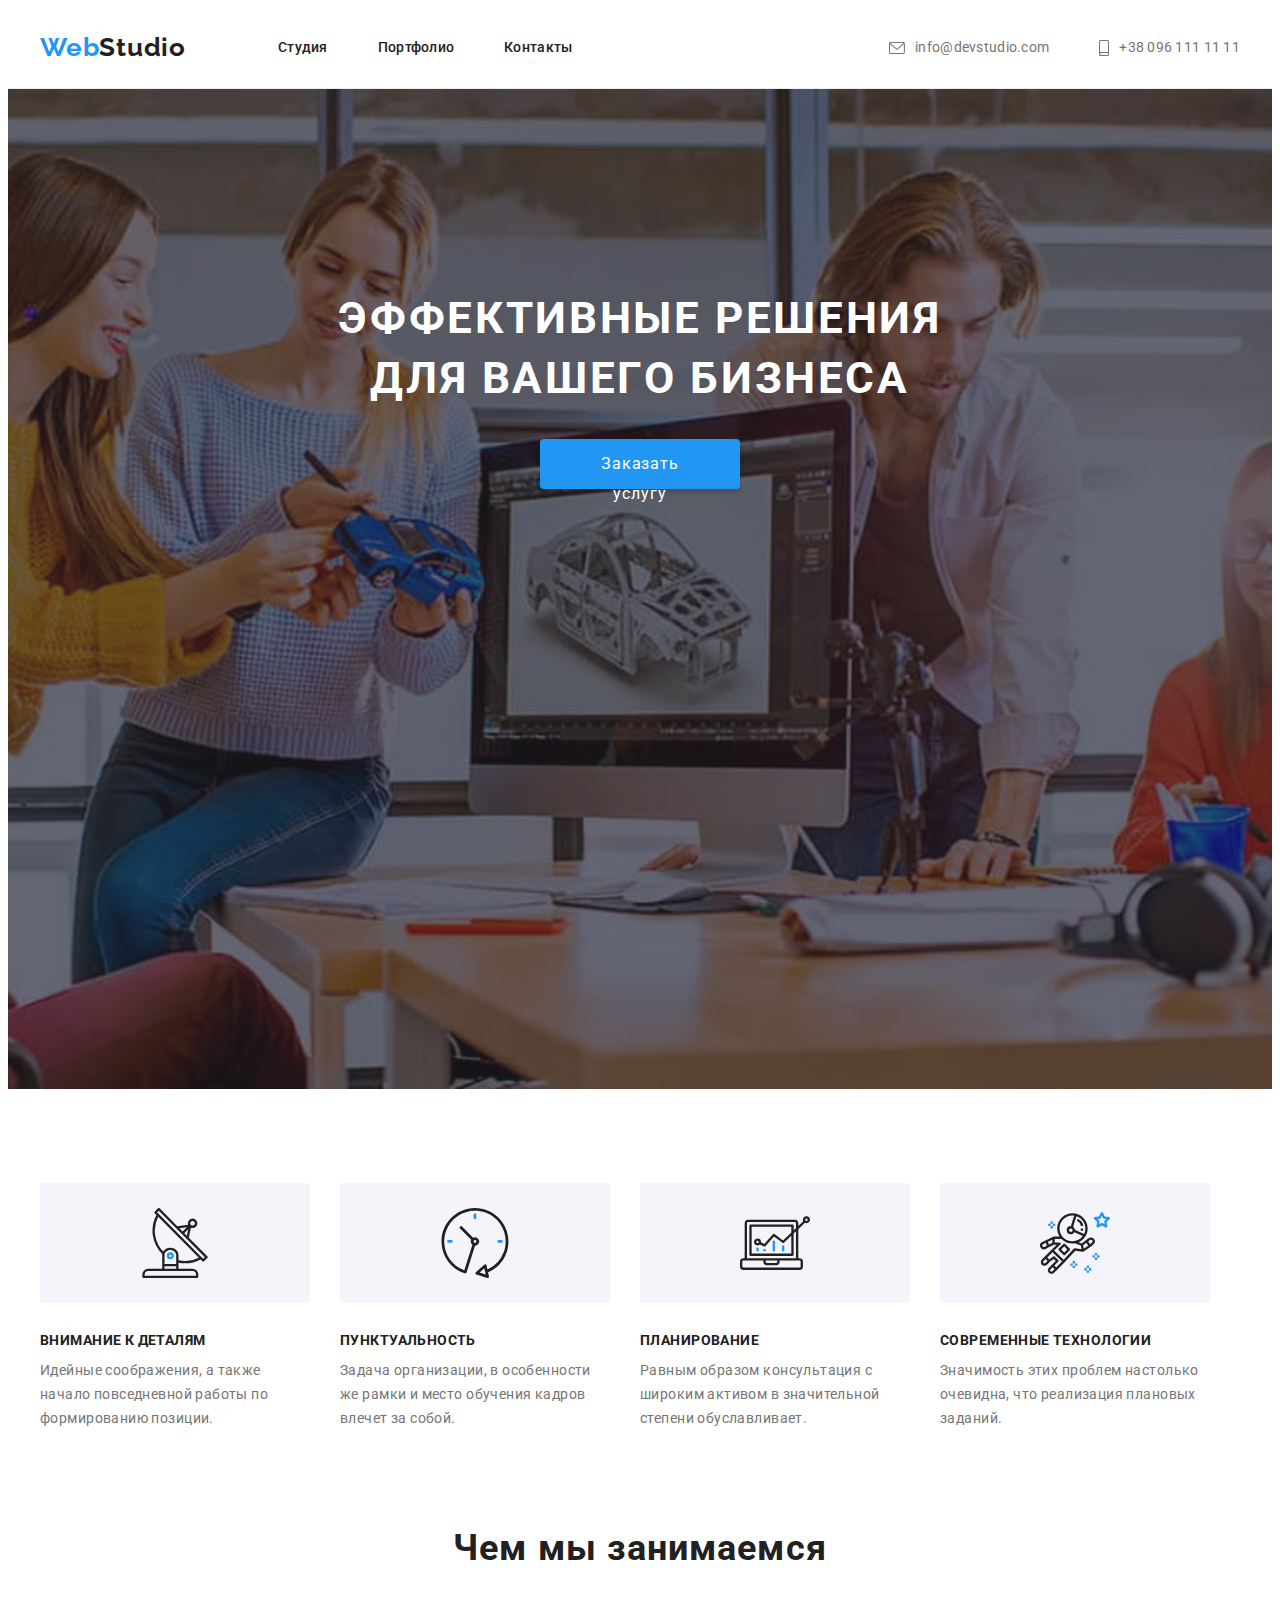
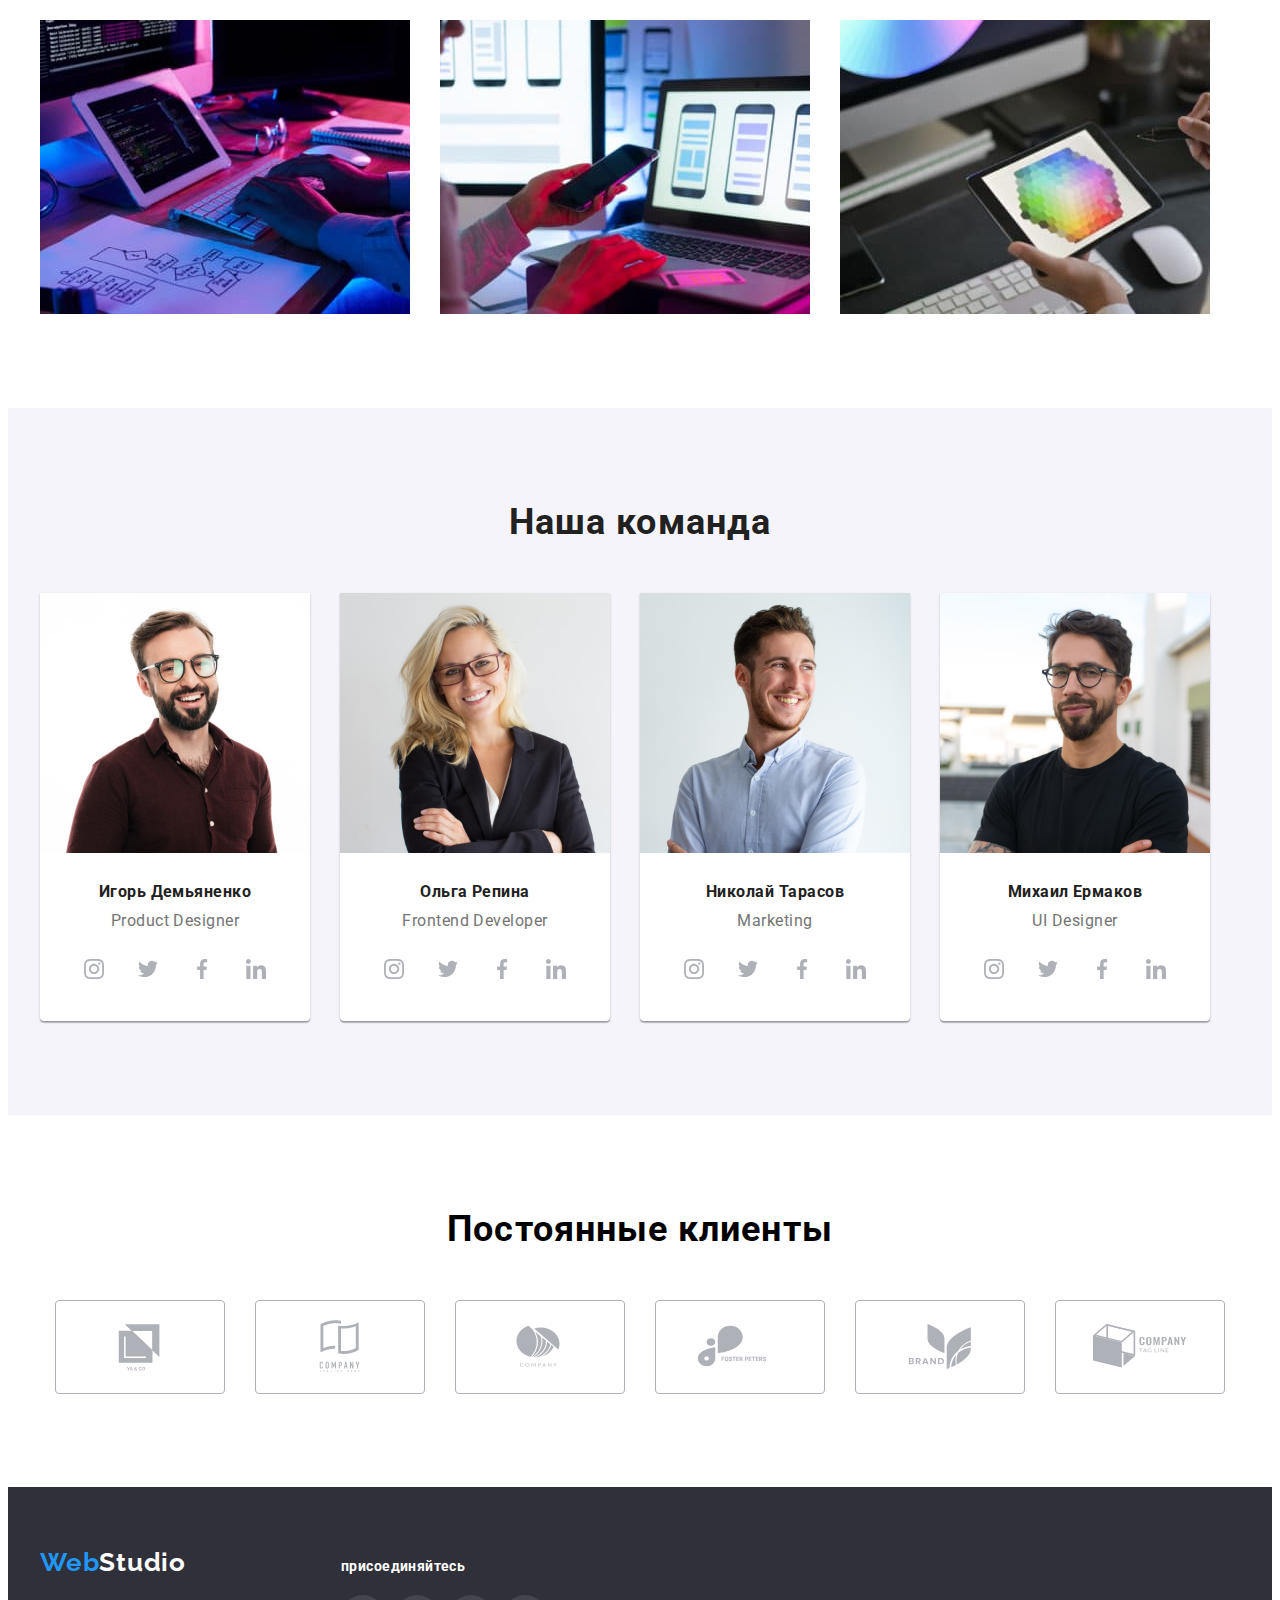
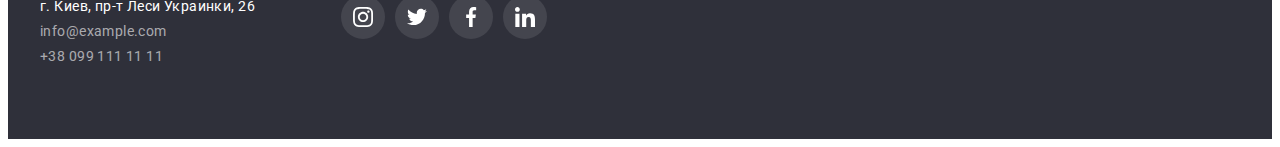
<file: index.html>
<!DOCTYPE html>
<html lang="ru">
  <head>
    <meta charset="UTF-8" />
    <meta http-equiv="X-UA-Compatible" content="IE=edge" />
    <meta name="viewport" content="width=device-width, initial-scale=1.0" />
    <title>Goit.ua</title>
    <link rel="preconnect" href="https://fonts.googleapis.com" />
    <link rel="preconnect" href="https://fonts.gstatic.com" crossorigin />
    <link
      href="https://fonts.googleapis.com/css2?family=Raleway:wght@700&family=Roboto:wght@400;500;700;900&display=swap"
      rel="stylesheet"
    />
    <link
      rel="stylesheet"
      href="https://cdnjs.cloudflare.com/ajax/libs/modern-normalize/1.1.0/modern-normalize.min.css"
      integrity="sha512-wpPYUAdjBVSE4KJnH1VR1HeZfpl1ub8YT/NKx4PuQ5NmX2tKuGu6U/JRp5y+Y8XG2tV+wKQpNHVUX03MfMFn9Q=="
      crossorigin="anonymous"
      referrerpolicy="no-referrer"
    />
    <link rel="stylesheet" href="./css/style.css" />
  </head>
  <body>
    <!--Шапка-->
    <header class="header">
      <div class="container main-nav">
        <a class="header-logo link" href="/">Web<span class="header-logo-sudio">Studio</span> </a>
        <nav class="header-nav">
          <ul class="header-list list">
            <li class="header-item">
              <a class="header-link link" href="./portfolio.html">Студия</a>
            </li>
            <li class="header-item">
              <a class="header-link link" href="./portfolio.html">Портфолио</a>
            </li>
            <li class="header-item">
              <a class="header-link link" href="">Контакты</a>
            </li>
          </ul>
        </nav>
        <ul class="header-list-address list">
          <li class="header-item">
            <a class="header-address link" href="mailto:info@devstudio.com">
              <svg class="header-address-icon" width="16" height="12">
                <use href="./img/icons.svg#icon-envelope"></use>
              </svg>
              info@devstudio.com</a
            >
          </li>
          <li class="header-item">
            <a class="header-address link" href="tel:0961111111">
              <svg class="header-address-icon" width="10" height="16">
                <use href="./img/icons.svg#icon-smartphone"></use>
              </svg>

              +38 096 111 11 11</a
            >
          </li>
        </ul>
      </div>
    </header>
    <!--Основаня информация-->
    <main>
      <section class="hero">
        <div class="container">
          <h1 class="hero-title">Эффективные решения для вашего бизнеса</h1>
          <button class="hero-btn" type="button">Заказать услугу</button>
        </div>
      </section>
      <!--Правила работы-->
      <section class="about">
        <div class="container">
          <h2 class="about-title visually-hidden">Правила работы</h2>
          <ul class="list about-item">
            <li class="about-list icon-antenna">
              <h3 class="about-title">Внимание к деталям</h3>
              <p class="about-text">
                Идейные соображения, а также начало повседневной работы по формированию позиции.
              </p>
            </li>
            <li class="about-list icon-clock">
              <h3 class="about-title">Пунктуальность</h3>
              <p class="about-text">
                Задача организации, в особенности же рамки и место обучения кадров влечет за собой.
              </p>
            </li>
            <li class="about-list icon-diagram">
              <h3 class="about-title">Планирование</h3>
              <p class="about-text">
                Равным образом консультация с широким активом в значительной степени обуславливает.
              </p>
            </li>
            <li class="about-list icon-astronaut">
              <h3 class="about-title">Современные технологии</h3>
              <p class="about-text">
                Значимость этих проблем настолько очевидна, что реализация плановых заданий.
              </p>
            </li>
          </ul>
        </div>
      </section>
      <!--Чем мы занимаемся-->
      <section class="work">
        <div class="container">
          <h2 class="work work-title">Чем мы занимаемся</h2>
          <ul class="list work-list">
            <li class="work-item">
              <img src="./img/img.6.jpg" alt="Работа-с-компьютерами" width="370" />
            </li>
            <li class="work-item">
              <img src="./img/img.4.jpg" alt="Работа-с-мобильными" width="370" />
            </li>
            <li class="work-item">
              <img src="./img/img.5.jpg" alt="Работа-с-планшетами" width="370" />
            </li>
          </ul>
        </div>
      </section>
      <!--Наша команда-->
      <section class="team">
        <div class="container">
          <h2 class="work-title">Наша команда</h2>
          <ul class="list team-list">
            <li class="team-item">
              <img class="img" src="./img/img.2.jpg" alt="Первый-сотрудник" width="270" />
              <h3 class="about-team">Игорь Демьяненко</h3>
              <p class="about-text-team">Product Designer</p>
              <div class="masters-social-div">
                <ul class="list masters-social-item">
                  <li class="masters-social-list">
                    <a href="" class="masters-social-link">
                      <svg class="masters-social-icon">
                        <use href="./img/icons.svg#icon-instagram"></use>
                      </svg>
                    </a>
                  </li>
                  <li class="masters-social-list">
                    <a href="" class="masters-social-link">
                      <svg class="masters-social-icon">
                        <use href="./img/icons.svg#icon-twitter"></use>
                      </svg>
                    </a>
                  </li>
                  <li class="masters-social-list">
                    <a href="" class="masters-social-link">
                      <svg class="masters-social-icon">
                        <use href="./img/icons.svg#icon-facebook"></use>
                      </svg>
                    </a>
                  </li>
                  <li class="masters-social-list">
                    <a href="" class="masters-social-link">
                      <svg class="masters-social-icon">
                        <use href="./img/icons.svg#icon-linkedin"></use>
                      </svg>
                    </a>
                  </li>
                </ul>
              </div>
            </li>
            <li class="team-item">
              <img class="img" src="./img/img.3.jpg" alt="Второй-сотрудник" width="270" />
              <h3 class="about-team">Ольга Репина</h3>
              <p class="about-text-team">Frontend Developer</p>
              <div class="masters-social-div">
                <ul class="list masters-social-item">
                  <li class="masters-social-list">
                    <a href="" class="masters-social-link">
                      <svg class="masters-social-icon">
                        <use href="./img/icons.svg#icon-instagram"></use>
                      </svg>
                    </a>
                  </li>
                  <li class="masters-social-list">
                    <a href="" class="masters-social-link">
                      <svg class="masters-social-icon">
                        <use href="./img/icons.svg#icon-twitter"></use>
                      </svg>
                    </a>
                  </li>
                  <li class="masters-social-list">
                    <a href="" class="masters-social-link">
                      <svg class="masters-social-icon">
                        <use href="./img/icons.svg#icon-facebook"></use>
                      </svg>
                    </a>
                  </li>
                  <li class="masters-social-list">
                    <a href="" class="masters-social-link">
                      <svg class="masters-social-icon">
                        <use href="./img/icons.svg#icon-linkedin"></use>
                      </svg>
                    </a>
                  </li>
                </ul>
              </div>
            </li>
            <li class="team-item">
              <img class="img" src="./img/img.1.jpg" alt="Третий-сотрудник" width="270" />
              <h3 class="about-team">Николай Тарасов</h3>
              <p class="about-text-team">Marketing</p>
              <div class="masters-social-div">
                <ul class="list masters-social-item">
                  <li class="masters-social-list">
                    <a href="" class="masters-social-link">
                      <svg class="masters-social-icon">
                        <use href="./img/icons.svg#icon-instagram"></use>
                      </svg>
                    </a>
                  </li>
                  <li class="masters-social-list">
                    <a href="" class="masters-social-link">
                      <svg class="masters-social-icon">
                        <use href="./img/icons.svg#icon-twitter"></use>
                      </svg>
                    </a>
                  </li>
                  <li class="masters-social-list">
                    <a href="" class="masters-social-link">
                      <svg class="masters-social-icon">
                        <use href="./img/icons.svg#icon-facebook"></use>
                      </svg>
                    </a>
                  </li>
                  <li class="masters-social-list">
                    <a href="" class="masters-social-link">
                      <svg class="masters-social-icon">
                        <use href="./img/icons.svg#icon-linkedin"></use>
                      </svg>
                    </a>
                  </li>
                </ul>
              </div>
            </li>
            <li class="team-item">
              <img class="img" src="./img/img..jpg" alt="Четвёрдый-сотрудник" width="270" />
              <h3 class="about-team">Михаил Ермаков</h3>
              <p class="about-text-team">UI Designer</p>
              <div class="masters-social-div">
                <ul class="list masters-social-item">
                  <li class="masters-social-list">
                    <a href="" class="masters-social-link">
                      <svg class="masters-social-icon">
                        <use href="./img/icons.svg#icon-instagram"></use>
                      </svg>
                    </a>
                  </li>
                  <li class="masters-social-list">
                    <a href="" class="masters-social-link">
                      <svg class="masters-social-icon">
                        <use href="./img/icons.svg#icon-twitter"></use>
                      </svg>
                    </a>
                  </li>
                  <li class="masters-social-list">
                    <a href="" class="masters-social-link">
                      <svg class="masters-social-icon">
                        <use href="./img/icons.svg#icon-facebook"></use>
                      </svg>
                    </a>
                  </li>
                  <li class="masters-social-list">
                    <a href="" class="masters-social-link">
                      <svg class="masters-social-icon">
                        <use href="./img/icons.svg#icon-linkedin"></use>
                      </svg>
                    </a>
                  </li>
                </ul>
              </div>
            </li>
          </ul>
        </div>
      </section>
      <!-- Постоянные клиенты -->
      <section class="clients">
        <div class="container">
          <h2 class="clients-title">Постоянные клиенты</h2>
          <ul class="clients-list list">
            <li class="clients-item">
              <a href="" class="clients-link">
                <svg class="clients-icon" width="106" height="60">
                  <use href="./img/icons.svg#icon-yaco"></use>
                </svg>
              </a>
            </li>
            <li class="clients-item">
              <a href="" class="clients-link">
                <svg class="clients-icon" width="106" height="60">
                  <use href="./img/icons.svg#icon-taglinehere"></use>
                </svg>
              </a>
            </li>
            <li class="clients-item">
              <a href="" class="clients-link">
                <svg class="clients-icon" width="106" height="60">
                  <use href="./img/icons.svg#icon-company"></use>
                </svg>
              </a>
            </li>
            <li class="clients-item">
              <a href="" class="clients-link">
                <svg class="clients-icon" width="106" height="60">
                  <use href="./img/icons.svg#icon-fosterpeters"></use>
                </svg>
              </a>
            </li>
            <li class="clients-item">
              <a href="" class="clients-link">
                <svg class="clients-icon" width="106" height="60">
                  <use href="./img/icons.svg#icon-brand"></use>
                </svg>
              </a>
            </li>
            <li class="clients-item">
              <a href="" class="clients-link">
                <svg class="clients-icon" width="106" height="60">
                  <use href="./img/icons.svg#icon-tagline"></use>
                </svg>
              </a>
            </li>
          </ul>
        </div>
      </section>
    </main>
    <!--Футер-->
    <footer class="footer">
      <div class="container footer-nav">
        <div class="address-nav">
          <a class="footer-logo link" href="">Web<span class="footer-logo-sudio">Studio</span></a>
          <address class="address">
            <ul class="list addres-list">
              <li class="address-item">
                <a
                  class="link address-footer"
                  href="https://www.google.com.ua/maps/place/%D0%B1%D1%83%D0%BB.+%D0%9B%D0%B5%D1%81%D0%B8+%D0%A3%D0%BA%D1%80%D0%B0%D0%B8%D0%BD%D0%BA%D0%B8,+26,+%D0%9A%D0%B8%D0%B5%D0%B2,+02000/@50.4265807,30.5361971,17z/data=!3m1!4b1!4m5!3m4!1s0x40d4cf0e033ecbe9:0x57a4dffefec77da0!8m2!3d50.4265807!4d30.5383859?hl=ru"
                  title="Гугл карты"
                  >г. Киев, пр-т Леси Украинки, 26</a
                >
              </li>
              <li class="address-item">
                <a class="link footer-address" href="mailto:info@example.com">info@example.com</a>
              </li>
              <li class="address-item">
                <a class="link footer-address" href="tel:+380991111111">+38 099 111 11 11</a>
              </li>
            </ul>
          </address>
        </div>
        <div class="footer-div">
          <h3 class="footer-title-icon">присоединяйтесь</h3>
          <div class="footer-icon-div">
            <ul class="list footer-list-icon">
              <li class="footer-item-icon">
                <a class="footer-link-icon" href="">
                  <svg class="footer-icon" width="20" height="20">
                    <use href="./img/icons.svg#icon-instagram"></use>
                  </svg>
                </a>
              </li>
              <li class="footer-item-icon">
                <a class="footer-link-icon" href="">
                  <svg class="footer-icon" width="20" height="20">
                    <use href="./img/icons.svg#icon-twitter"></use>
                  </svg>
                </a>
              </li>
              <li class="footer-item-icon">
                <a class="footer-link-icon" href="">
                  <svg class="footer-icon" width="20" height="20">
                    <use href="./img/icons.svg#icon-facebook"></use>
                  </svg>
                </a>
              </li>
              <li class="footer-item-icon">
                <a class="footer-link-icon" href="">
                  <svg class="footer-icon" width="20" height="20">
                    <use href="./img/icons.svg#icon-linkedin"></use>
                  </svg>
                </a>
              </li>
            </ul>
          </div>
        </div>
      </div>
    </footer>
  </body>
</html>
</file>
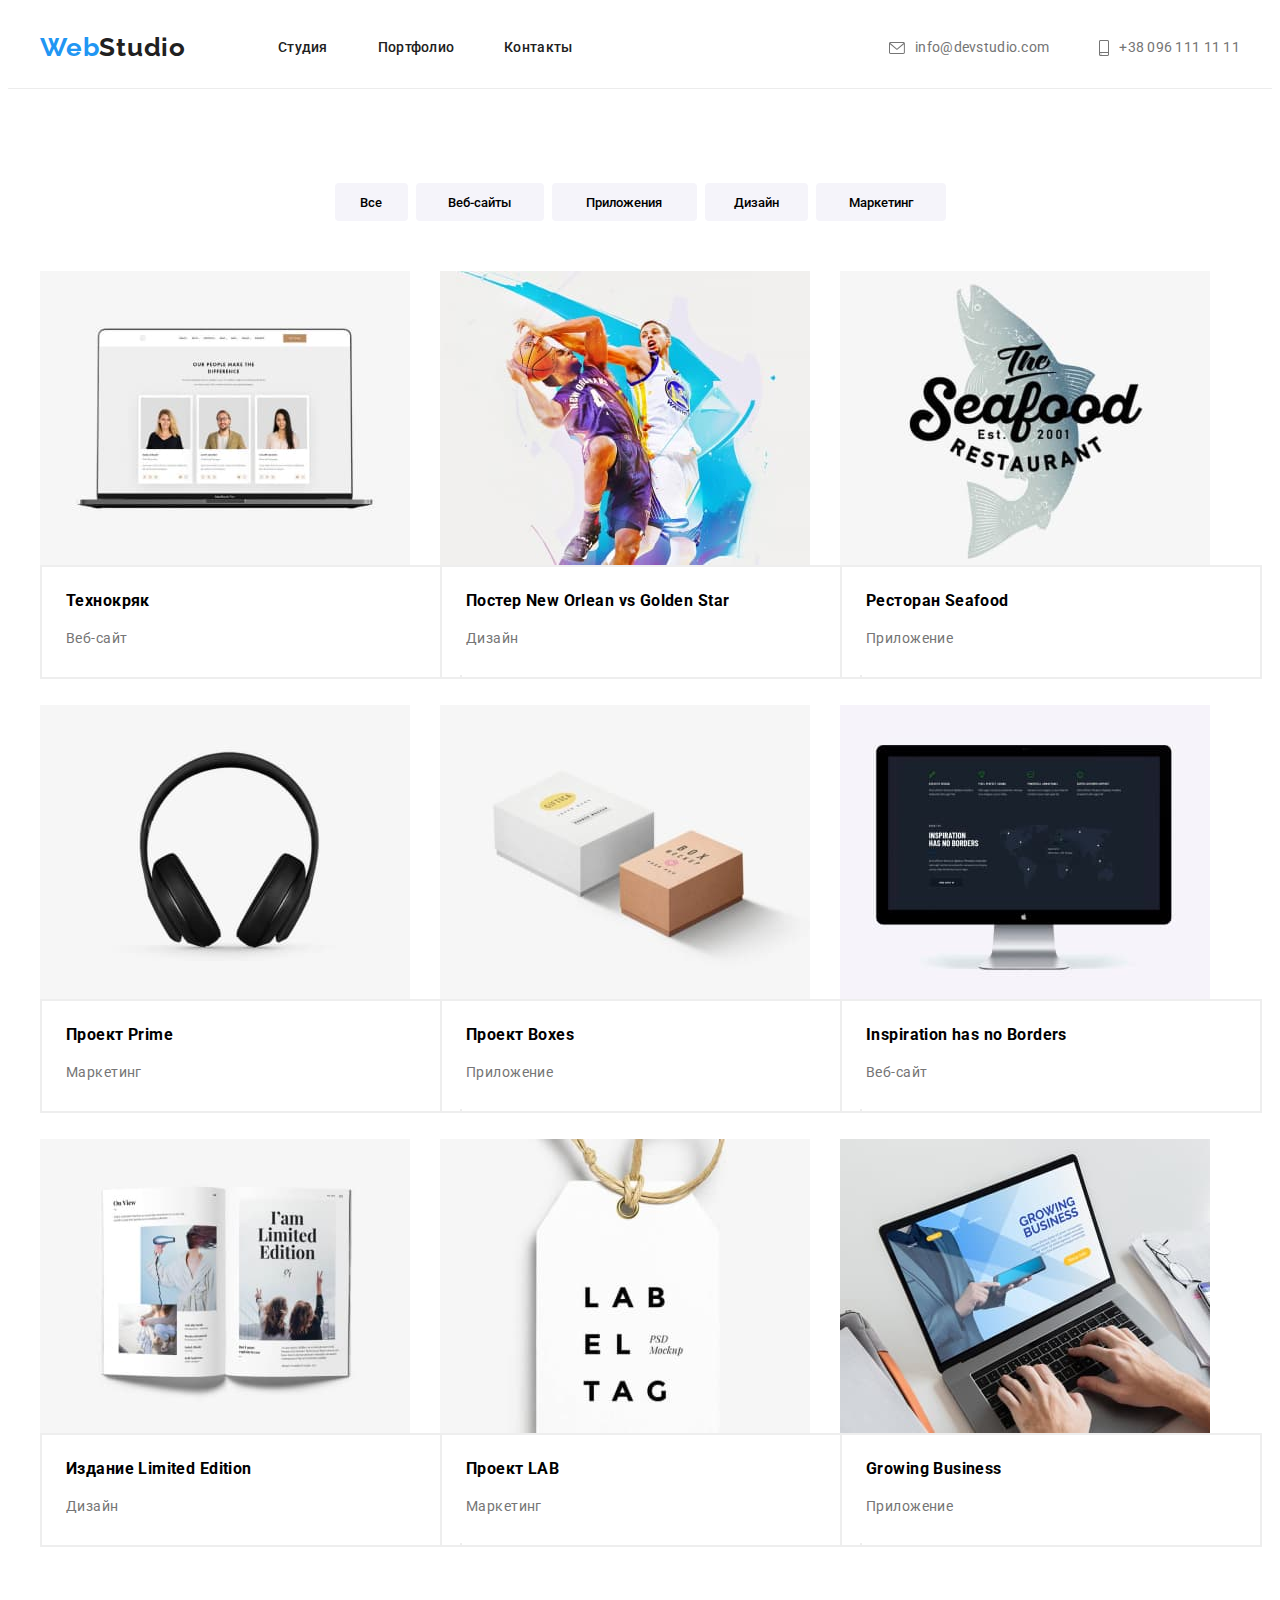
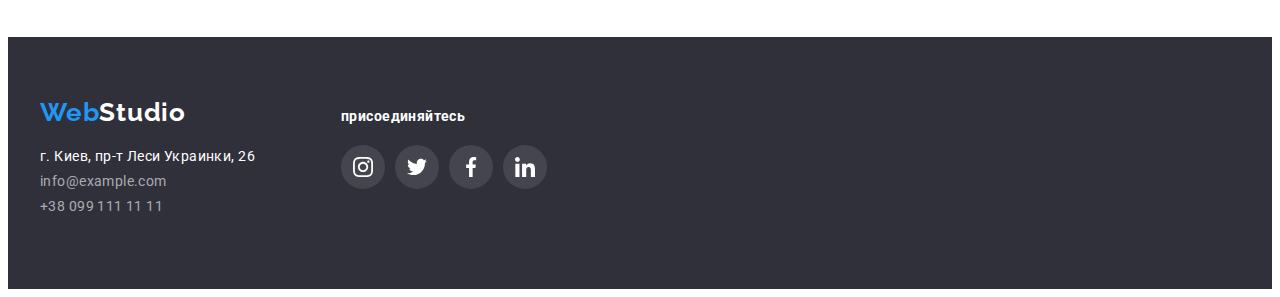
<file: portfolio.html>
<!DOCTYPE html>
<html lang="ru">
  <head>
    <meta charset="UTF-8" />
    <meta http-equiv="X-UA-Compatible" content="IE=edge" />
    <meta name="viewport" content="width=device-width, initial-scale=1.0" />
    <title>Goit.ua</title>
    <link rel="preconnect" href="https://fonts.googleapis.com" />
    <link rel="preconnect" href="https://fonts.gstatic.com" crossorigin />
    <link
      href="https://fonts.googleapis.com/css2?family=Raleway:wght@700&family=Roboto:wght@400;500;700;900&display=swap"
      rel="stylesheet"
    />
    <link
      rel="stylesheet"
      href="https://cdnjs.cloudflare.com/ajax/libs/modern-normalize/1.1.0/modern-normalize.min.css"
      integrity="sha512-wpPYUAdjBVSE4KJnH1VR1HeZfpl1ub8YT/NKx4PuQ5NmX2tKuGu6U/JRp5y+Y8XG2tV+wKQpNHVUX03MfMFn9Q=="
      crossorigin="anonymous"
      referrerpolicy="no-referrer"
    />
    <link rel="stylesheet" href="./css/style.css" />
  </head>
  <body>
    <!--Шапка-->
    <header class="header">
      <div class="container main-nav">
        <a class="header-logo link" href="/">Web<span class="header-logo-sudio">Studio</span> </a>
        <nav class="header-nav">
          <ul class="header-list list">
            <li class="header-item">
              <a class="header-link link" href="./index.html">Студия</a>
            </li>
            <li class="header-item">
              <a class="header-link link" href="./index.html">Портфолио</a>
            </li>
            <li class="header-item">
              <a class="header-link link" href="">Контакты</a>
            </li>
          </ul>
        </nav>
        <ul class="header-list-address list">
          <li class="header-item">
            <a class="header-address link" href="mailto:info@devstudio.com">
              <svg class="header-address-icon" width="16" height="12">
                <use href="./img/icons.svg#icon-envelope"></use>
              </svg>
              info@devstudio.com</a
            >
          </li>
          <li class="header-item">
            <a class="header-address link" href="tel:0961111111">
              <svg class="header-address-icon" width="10" height="16">
                <use href="./img/icons.svg#icon-smartphone"></use>
              </svg>
              +38 096 111 11 11</a
            >
          </li>
        </ul>
      </div>
    </header>
    <!--Основная информация-->
    <main class="main">
      <div class="container">
        <div class="only-button">
          <h1 class="main-title visually-hidden">Выбор услуг</h1>
          <ul class="list main-list">
            <li class="main-item">
              <button class="main-button btn-first" type="button">Все</button>
            </li>
            <li class="main-item">
              <button class="main-button btn-second" type="button">Веб-сайты</button>
            </li>
            <li class="main-item">
              <button class="main-button btn-third" type="button">Приложения</button>
            </li>
            <li class="main-item">
              <button class="main-button btn-fourth" type="button">Дизайн</button>
            </li>
            <li class="main-item">
              <button class="main-button btn-fifth" type="button">Маркетинг</button>
            </li>
          </ul>
        </div>
      </div>
      <!--Примеры работ-->
      <div class="container">
        <div class="examples">
          <h2 class="examples-title visually-hidden">Примеры работ</h2>
          <ul class="list examples-list">
            <li class="examples-item">
              <img class="picture" src="./img/img1.jpg" alt="Ноутбук-с-сайтом" width="370" />
              <div class="examples-item-div">
                <h3 class="about-title-list">Технокряк</h3>
                <p class="about-text-list">Веб-сайт</p>
              </div>
            </li>
            <li class="examples-item">
              <img class="picture" src="./img/img2.jpg" alt="Баскетболисты" width="370" />
              <div class="examples-item-div">
                <h3 class="about-title-list">Постер New Orlean vs Golden Star</h3>
                <p class="about-text-list">Дизайн</p>
              </div>
            </li>
            <li class="examples-item">
              <img class="picture" src="./img/img3.jpg" alt="Название-ресторана" width="370" />
              <div class="examples-item-div">
                <h3 class="about-title-list">Ресторан Seafood</h3>
                <p class="about-text-list">Приложение</p>
              </div>
            </li>
            <li class="examples-item">
              <img class="picture" src="./img/img4.jpg" alt="Наушники" width="370" />
              <div class="examples-item-div">
                <h3 class="about-title-list">Проект Prime</h3>
                <p class="about-text-list">Маркетинг</p>
              </div>
            </li>
            <li class="examples-item">
              <img class="picture" src="./img/img5.jpg" alt="Боксы" width="370" />
              <div class="examples-item-div">
                <h3 class="about-title-list">Проект Boxes</h3>
                <p class="about-text-list">Приложение</p>
              </div>
            </li>
            <li class="examples-item">
              <img class="picture" src="./img/img6.jpg" alt="Монитор-компьюетра" width="370" />
              <div class="examples-item-div">
                <h3 class="about-title-list">Inspiration has no Borders</h3>
                <p class="about-text-list">Веб-сайт</p>
              </div>
            </li>
            <li class="examples-item">
              <img class="picture" src="./img/img7.jpg" alt="Книга" width="370" />
              <div class="examples-item-div">
                <h3 class="about-title-list">Издание Limited Edition</h3>
                <p class="about-text-list">Дизайн</p>
              </div>
            </li>
            <li class="examples-item">
              <img class="picture" src="./img/img8.jpg" alt="Проект-Лаб" width="370" />
              <div class="examples-item-div">
                <h3 class="about-title-list">Проект LAB</h3>
                <p class="about-text-list">Маркетинг</p>
              </div>
            </li>
            <li class="examples-item">
              <img class="picture" src="./img/img9.jpg" alt="Ноутбук" width="370" />
              <div class="examples-item-div">
                <h3 class="about-title-list">Growing Business</h3>
                <p class="about-text-list">Приложение</p>
              </div>
            </li>
          </ul>
        </div>
      </div>
    </main>

    <!--Футер-->
    <footer class="footer">
      <div class="container footer-nav">
        <div class="address-nav">
          <a class="footer-logo link" href="">Web<span class="footer-logo-sudio">Studio</span></a>
          <address class="address">
            <ul class="list addres-list">
              <li class="address-item">
                <a
                  class="link address-footer"
                  href="https://www.google.com.ua/maps/place/%D0%B1%D1%83%D0%BB.+%D0%9B%D0%B5%D1%81%D0%B8+%D0%A3%D0%BA%D1%80%D0%B0%D0%B8%D0%BD%D0%BA%D0%B8,+26,+%D0%9A%D0%B8%D0%B5%D0%B2,+02000/@50.4265807,30.5361971,17z/data=!3m1!4b1!4m5!3m4!1s0x40d4cf0e033ecbe9:0x57a4dffefec77da0!8m2!3d50.4265807!4d30.5383859?hl=ru"
                  title="Гугл карты"
                  >г. Киев, пр-т Леси Украинки, 26</a
                >
              </li>
              <li class="address-item">
                <a class="link footer-address" href="mailto:info@example.com">info@example.com</a>
              </li>
              <li class="address-item">
                <a class="link footer-address" href="tel:+380991111111">+38 099 111 11 11</a>
              </li>
            </ul>
          </address>
        </div>
        <div class="footer-div">
          <h3 class="footer-title-icon">присоединяйтесь</h3>
          <div class="footer-icon-div">
            <ul class="list footer-list-icon">
              <li class="footer-item-icon">
                <a class="footer-link-icon" href="">
                  <svg class="footer-icon" width="20" height="20">
                    <use href="./img/icons.svg#icon-instagram"></use>
                  </svg>
                </a>
              </li>
              <li class="footer-item-icon">
                <a class="footer-link-icon" href="">
                  <svg class="footer-icon" width="20" height="20">
                    <use href="./img/icons.svg#icon-twitter"></use>
                  </svg>
                </a>
              </li>
              <li class="footer-item-icon">
                <a class="footer-link-icon" href="">
                  <svg class="footer-icon" width="20" height="20">
                    <use href="./img/icons.svg#icon-facebook"></use>
                  </svg>
                </a>
              </li>
              <li class="footer-item-icon">
                <a class="footer-link-icon" href="">
                  <svg class="footer-icon" width="20" height="20">
                    <use href="./img/icons.svg#icon-linkedin"></use>
                  </svg>
                </a>
              </li>
            </ul>
          </div>
        </div>
      </div>
    </footer>
  </body>
</html>
</file>
<file: css/style.css>
:root {
  --accent-color: #2196f3;
  --heading-color: #212121;
  --main-color: #757575;
  --secondary-color: #ffffff;
}

P,
h1,
h2,
h3,
h4,
h5 {
  margin: 0;
}

ul {
  margin: 0;
  padding: 0;
}

img {
  display: block;
}

.container {
  width: 1200px;
  padding-left: 15px;
  padding-right: 15px;
  margin: 0 auto;
  /* outline: 2px solid red; */
}

body {
  font-family: 'Roboto', sans-serif;
  font-size: 14px;
  letter-spacing: 0.03em;
  background-color: var(--secondary-color);
}

.list {
  list-style: none;
}

.link {
  text-decoration: none;
}

/* Header */

.header {
  border-bottom: 1px solid #ececec;
}

.address {
  margin-top: 40px;
  display: block;
}

.main-nav {
  display: flex;
  align-items: center;
}

.header-list {
  display: flex;
}

.header-item:not(:last-child) {
  margin-right: 50px;
}

.header-logo {
  font-family: 'Raleway', sans-serif;
  font-style: normal;
  font-weight: bold;
  font-size: 26px;
  line-height: 1.19;
  letter-spacing: 0.03em;
  color: var(--accent-color);
  margin-right: 93px;
  padding-top: 24px;
  padding-bottom: 25px;
  width: 145px;
}

.header-item {
  display: flex;
  align-items: center;
  text-align: center;
  font-size: 14px;
  line-height: 1.14;
  letter-spacing: 0.02em;
  color: var(--heading-color);
}

.header-logo-sudio {
  color: var(--heading-color);
}

.header-link {
  display: block;
  padding-top: 32px;
  padding-bottom: 32px;
  font-weight: 500;
  color: var(--heading-color);
}

.header-link:hover,
.header-link:focus {
  color: var(--accent-color);
}

.header-list-address {
  display: flex;
  margin-left: auto;
}

.header-address .header-item + .header-item {
  margin-right: 50px;
}

.header-address {
  display: flex;
  color: var(--main-color);
  padding-top: 32px;
  padding-bottom: 32px;
  text-align: center;
  align-items: center;
}

.header-address:hover,
.header-address:focus {
  color: var(--accent-color);
}

.header-address-icon {
  margin-right: 10px;
  fill: currentColor;
}

/* Hero */

.hero {
  background-color: rgba(47, 48, 58, 0.4);
  padding-top: 200px;
  padding-bottom: 200px;
  text-align: center;
  background-image: linear-gradient(rgba(47, 48, 58, 0.4), rgba(47, 48, 58, 0.4)),
    url(../img/img.hero.jpg);
  background-repeat: no-repeat;
  background-position: center;
  background-size: cover;
  max-width: 1600px;
  margin-left: auto;
  margin-right: auto;
  height: 600px;
}

.hero-title {
  font-size: 44px;
  line-height: 1.36;
  max-width: 696px;
  text-align: center;
  letter-spacing: 0.06em;
  text-transform: uppercase;
  color: var(--secondary-color);
  margin: 30px auto;
  height: 120px;
}
.hero-title {
  margin-top: 0;
}

.hero-btn {
  font-size: 16px;
  line-height: 1.87;
  display: inline-block;
  letter-spacing: 0.06em;
  font-family: inherit;
  color: var(--secondary-color);
  background-color: var(--accent-color);
  cursor: pointer;
  border-radius: 4px;
  box-shadow: 0px 4px 4px rgba(0, 0, 0, 0.15);
  min-width: 130px;
  padding: 10px 32px;
  border: transparent;
  width: 200px;
  height: 50px;
}

/* About */

.about {
  padding-top: 94px;
}

.visually-hidden {
  position: absolute;
  white-space: nowrap;
  width: 1px;
  height: 1px;
  overflow: hidden;
  border: 0;
  padding: 0;
  clip: rect(0 0 0 0);
  clip-path: inset(50%);
  margin: -1px;
}
.about-title {
  font-size: 14px;
  line-height: 1.14;
  letter-spacing: 0.03em;
  text-transform: uppercase;
  color: var(--heading-color);
  margin-bottom: 10px;
}

.about-item {
  display: flex;
}

.about-item .about-list:not(:last-child) {
  margin-right: 30px;
}

.about-list::before {
  content: '';
  display: block;
  margin-bottom: 30px;
  background-position: center;
  background-repeat: no-repeat;
  border-radius: 4px;
  height: 120px;
  background-color: #f5f4fa;
}

.icon-antenna::before {
  background-image: url(../img/antenna.svg);
}

.icon-clock::before {
  background-image: url(../img/clock.svg);
}

.icon-diagram::before {
  background-image: url(../img/diagram.svg);
}

.icon-astronaut::before {
  background-image: url(../img/astronaut.svg);
}

.about-text {
  font-size: 14px;
  line-height: 1.71;
  letter-spacing: 0.03em;
  color: var(--main-color);
  height: 75px;
  width: 270px;
}

.about-text-team {
  font-size: 16px;
  line-height: 1.18;
  text-align: center;
  letter-spacing: 0.03em;
  color: var(--main-color);
  margin-bottom: 16px;
  height: 19px;
}

/* Work */

.work {
  padding-top: 94px;
  padding-bottom: 94px;
  text-align: center;
}

.work-list {
  display: inline-block;
  display: flex;
}

.work-item:not(:last-child) {
  margin-right: 30px;
}

.work-title {
  font-family: inherit;
  font-size: 36px;
  line-height: 1.16;
  text-align: center;
  letter-spacing: 0.03em;
  color: var(--heading-color);
  padding: 0;
  margin-bottom: 50px;
}

/* Team */
.team {
  background-color: #f5f4fa;
  padding-top: 94px;
  padding-bottom: 94px;
}

.team-list {
  display: flex;
}

.team-item {
  background-color: var(--secondary-color);
  height: 428px;
  border-radius: 0 0 4px 4px;
  box-shadow: 0px 1px 3px rgba(0, 0, 0, 0.12), 0px 1px 1px rgba(0, 0, 0, 0.14),
    0px 2px 1px rgba(0, 0, 0, 0.2);
}

.team-item:not(:last-child) {
  margin-right: 30px;
}

.about-team {
  font-family: inherit;
  font-size: 16px;
  line-height: 1.18;
  text-align: center;
  letter-spacing: 0.03em;
  color: var(--heading-color);
  margin-top: 30px;
  margin-bottom: 10px;
  height: 19px;
  width: 270px;
}

.masters-social-item {
  display: flex;
  justify-content: center;
}

.masters-social-icon {
  width: 20px;
  height: 20px;
}

.masters-social-list + .masters-social-list {
  margin-left: 10px;
}

.masters-social-icon {
  fill: currentColor;
}

/* .masters-social-icon:hover,
.masters-social-icon:focus {
  fill: var(--secondary-color);
} */

.masters-social-div {
  width: 206px;
  height: 44px;
  margin-right: auto;
  margin-left: auto;
  margin-bottom: 30px;
}

.masters-social-link {
  width: 44px;
  height: 44px;
  background-color: var(--secondary-color);
  display: flex;
  border-radius: 50%;
  align-items: center;
  justify-content: center;
  color: #afb1b8;
}

.masters-social-link:hover,
.masters-social-link:focus {
  background-color: var(--accent-color);
  color: var(--secondary-color);
}

/* .masters-social-link:hover .masters-social-icon,
.masters-social-link:focus .masters-social-icon {
  fill: var(--secondary-color);
} */

/* Clients */

.clients {
  padding-bottom: 94px;
  padding-top: 94px;
}

.clients-title {
  font-size: 36px;
  line-height: 1.16;
  text-align: center;
  letter-spacing: 0.03em;
  margin-bottom: 50px;
}

.clients-list {
  display: flex;
  justify-content: center;
}

.clients-item {
  display: flex;
  justify-content: center;
  align-items: center;
  width: 170px;
  height: 92px;
}

.clients-item + .clients-item {
  margin-left: 30px;
}

.clients-link {
  width: 170px;
  height: 92px;
  display: flex;
  align-items: center;
  text-align: center;
  justify-content: center;
  color: #afb1b8;
  border-radius: 4px;
  border: 1px solid #afb1b8;
}

.clients-icon {
  fill: currentColor;
}

.clients-link:hover,
.clients-link:focus {
  color: var(--accent-color);
  border-color: var(--accent-color);
}

/* Footer */
.footer {
  background-color: #2f303a;
  padding-bottom: 60px;
  padding-top: 60px;
}

.footer-nav {
  display: flex;
  align-items: baseline;
}

.address {
  font-style: normal;
  width: 231px;
  height: 81px;
  margin-top: 0;
}

.address-item:not(:last-child) {
  margin-bottom: 9px;
}

.addres-item {
  display: flex;
}

.footer-logo {
  font-family: 'Raleway', sans-serif;
  font-style: normal;
  font-weight: bold;
  font-size: 26px;
  line-height: 1.19;
  letter-spacing: 0.03em;
  color: var(--accent-color);
  margin-bottom: 20px;
  display: flex;
  width: 145px;
  height: 31px;
}

.footer-logo-sudio {
  color: var(--secondary-color);
}

.address-list {
  display: block;
  margin-left: 0;
}

.address-footer {
  color: var(--secondary-color);
  /* margin-bottom: 15px; */
}

.address-footer:hover,
.address-footer:focus {
  color: var(--accent-color);
}

.footer-address {
  color: #ffffff99;
  margin-bottom: 9px;
}

.footer-address:hover,
.footer-address:focus {
  color: var(--accent-color);
}

.footer-div {
  /* width: 206px; */
  /* height: 80px; */
  margin-left: 70px;
}

.footer-title-icon {
  font-size: 14px;
  line-height: 1.14;
  letter-spacing: 0.03em;
  color: var(--secondary-color);
  margin-bottom: 20px;
}

.footer-icon-div {
  width: 206px;
  height: 44px;
}

.footer-link-icon {
  width: 44px;
  height: 44px;
  background-color: rgba(255, 255, 255, 0.1);
  border-radius: 50%;
  display: flex;
  align-items: center;
  justify-content: center;
}

.footer-link-icon:hover,
.footer-link-icon:focus {
  background-color: var(--accent-color);
}

.footer-list-icon {
  display: flex;
  justify-content: center;
}

.footer-item-icon + .footer-item-icon {
  margin-left: 10px;
}

.footer-item-icon {
}

.footer-icon {
  fill: var(--secondary-color);
}

/* Portfolio Main */

.only-button {
  padding-top: 94px;
  padding-bottom: 50px;
  display: flex;
  align-items: center;
  justify-content: center;
}

.main-list {
  display: flex;
  text-align: center;
}

.main-item {
  border-radius: 4px;
  cursor: pointer;
}

.main-button:hover,
.main-button:focus {
  box-shadow: 0px 3px 1px rgba(0, 0, 0, 0.1), 0px 1px 2px rgba(0, 0, 0, 0.08),
    0px 2px 2px rgba(0, 0, 0, 0.12);
}

.main-button {
  font-family: inherit;
  background: #f5f4fa;
  cursor: pointer;
  border-radius: 4px;
  padding: 6px 22px;
  border: transparent;
  font-weight: 500;
  display: block;
}

.btn-first {
  width: 73px;
  height: 38px;
}

.btn-second {
  width: 128px;
  height: 38px;
}

.btn-third {
  width: 145px;
  height: 38px;
}

.btn-fourth {
  width: 103px;
  height: 38px;
}

.btn-fifth {
  width: 130px;
  height: 38px;
}

.main-button:hover,
.main-button:focus {
  color: var(--secondary-color);
  background-color: var(--accent-color);
}

.main-item:not(:last-child) {
  margin-right: 8px;
}

/* Examples */

.examples {
  /* padding-top: 34px; */
  padding-bottom: 94px;
  display: inline-flex;
}

.examples-list {
  display: flex;
  flex-wrap: wrap;
}

.picture {
  display: flex;
}

.picture {
  width: 370px;
  /* height: 294px; */
}

.examples-item {
  margin-right: 30px;
  margin-bottom: 30px;
  background-color: var(--secondary-color);
  width: 370px;
  height: 404px;
  border-radius: 0 0 4px 4px;
  cursor: pointer;
}

.examples-item:hover,
.examples-item:focus {
  box-shadow: 0px 1px 1px rgba(0, 0, 0, 0.12), 0px 4px 4px rgba(0, 0, 0, 0.06),
    1px 4px 6px rgba(0, 0, 0, 0.16);
}

.examples-item-div {
  width: 370px;
  border: 2px solid #eeeeee;
  padding-right: 24px;
  padding-bottom: 20px;
  padding-left: 24px;
  padding-top: 20px;
}

.examples-item:nth-child(3n) {
  margin-right: 0;
}

.examples-item:nth-last-child(-n + 3) {
  margin-bottom: 0;
}

.about-text-list {
  font-size: 14px;
  line-height: 1.6;
  letter-spacing: 0.03em;
  color: var(--main-color);
  height: 30px;
  width: 322px;
}

.about-title-list {
  line-height: 1.71;
  height: 36px;
  width: 322px;
  margin-bottom: 4px;
}
</file>
